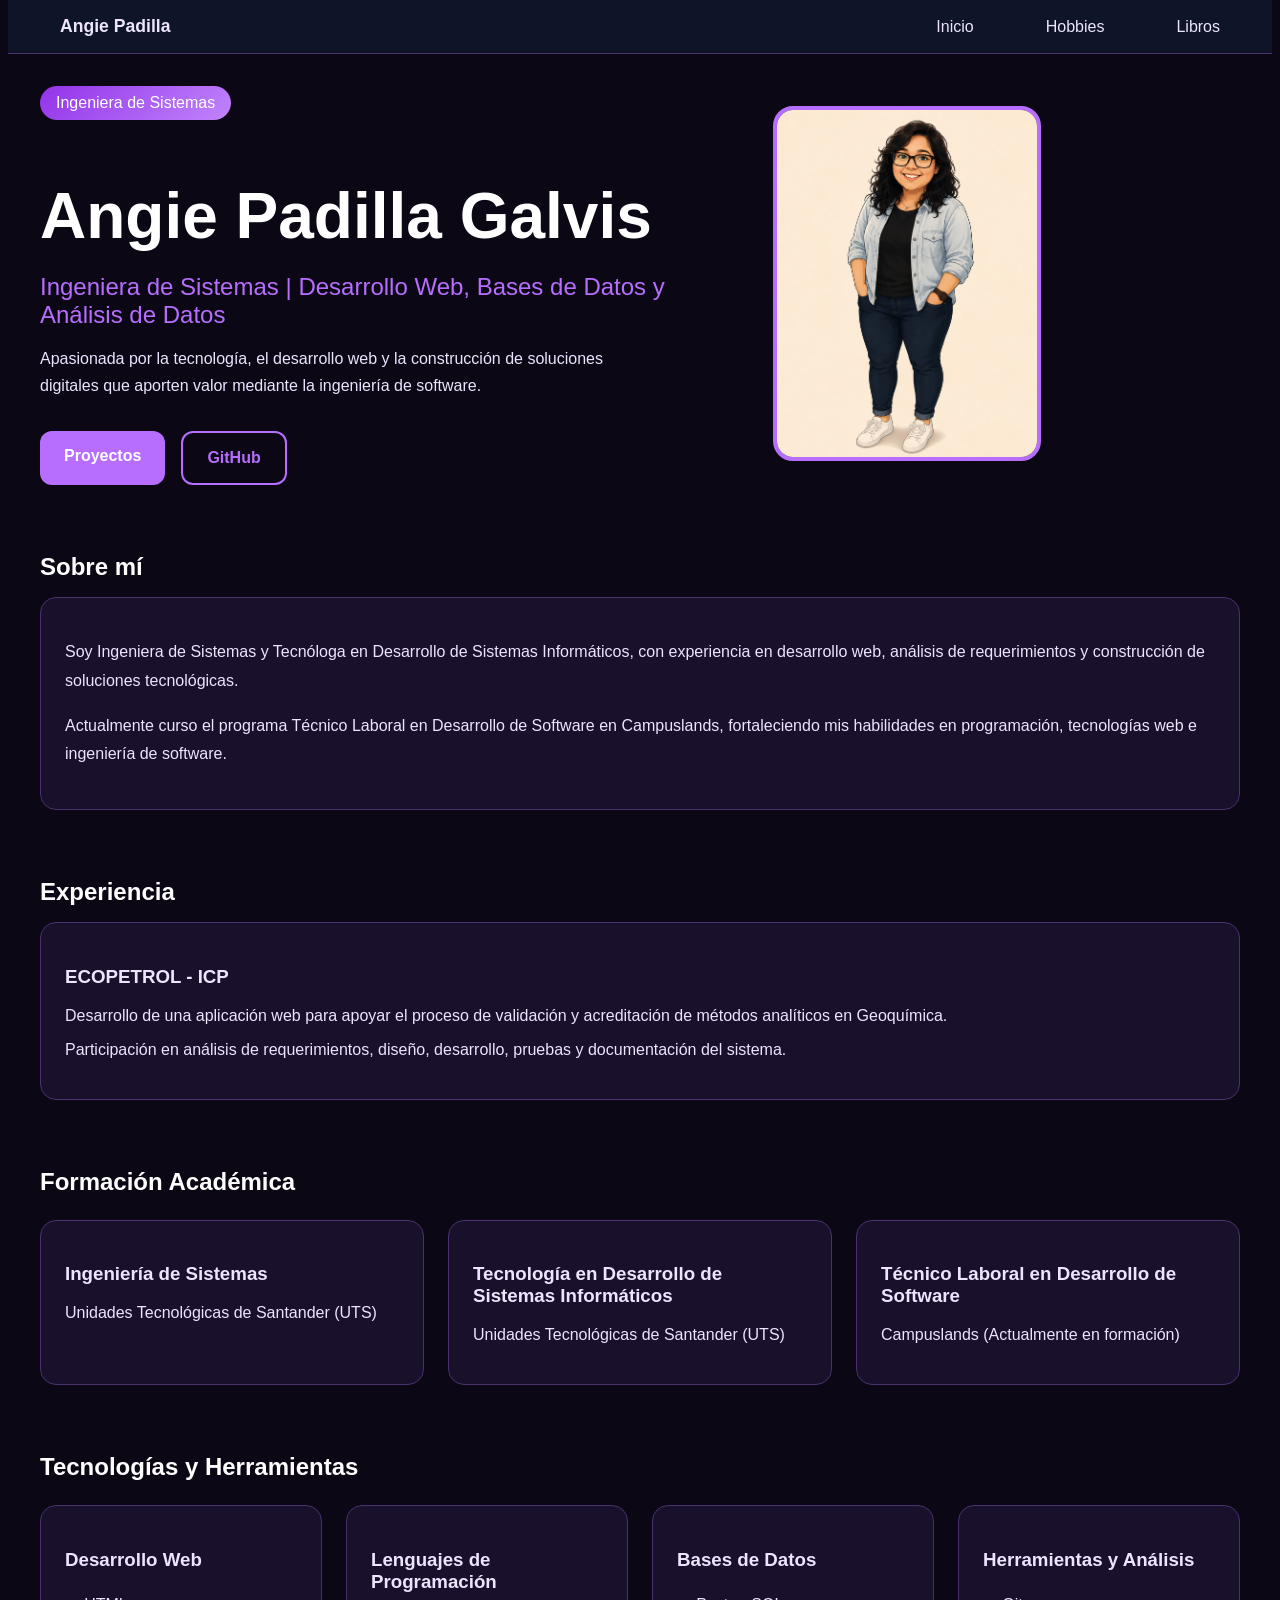
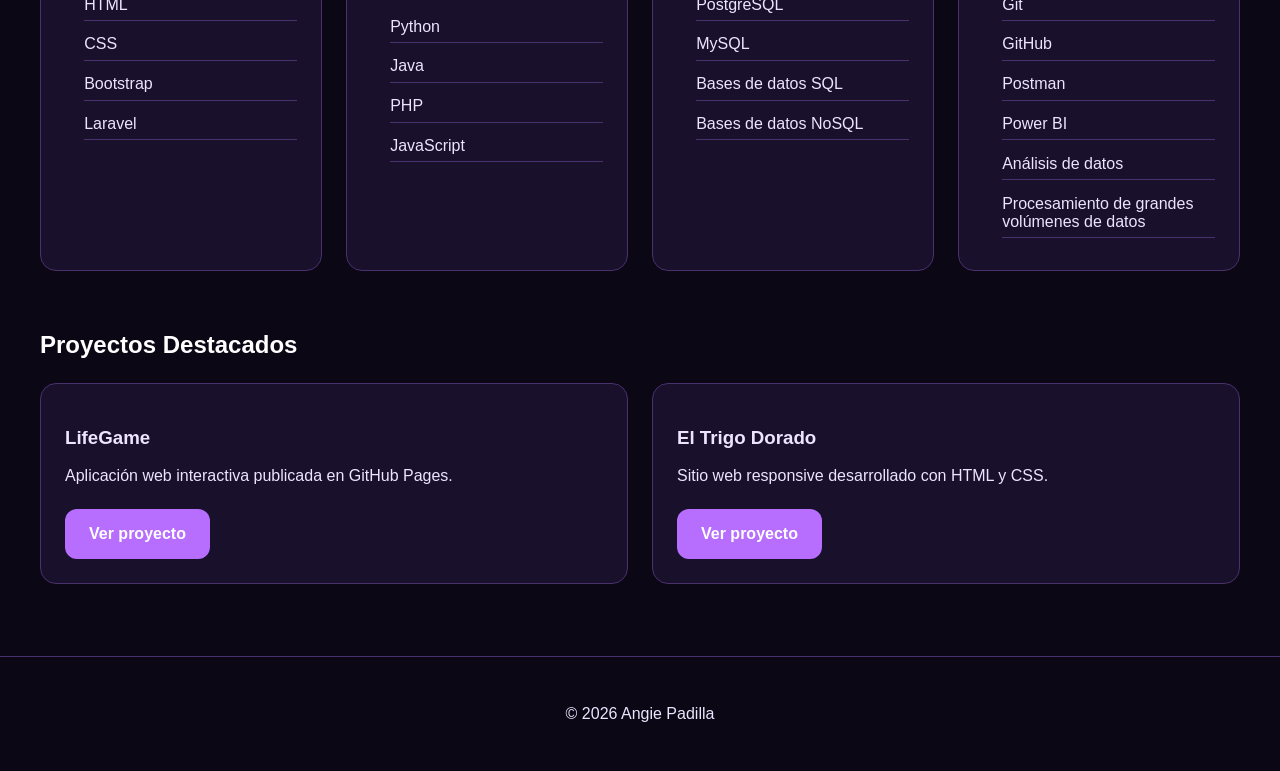
<file: index.html>
<!DOCTYPE html>
<html lang="es">

<head>

    <meta charset="UTF-8">
    <!-- R1 - Viewport para diseño responsive -->
    <meta name="viewport" content="width=device-width, initial-scale=1.0">
    <link rel="icon" type="image/png" href="images/logo.jpg">
    <title>Angie Padilla Galvis | Ingeniera de Sistemas</title>
    <link rel="stylesheet" href="css/styles.css">
</head>

<body>
    <nav class="menu">
        <div class="logo">
            <a href="index.html">Angie Padilla</a>
        </div>
        <!-- R8 - Menú de navegación igual en todas las páginas-->
        <ul>
            <li><a href="index.html">Inicio</a></li>
            <li><a href="views/hobbies.html">Hobbies</a></li>
            <li><a href="views/libros.html">Libros</a></li>
        </ul>
    </nav>

    <header class="hero">

        <div class="hero__contenido">

            <span class="hero__etiqueta">
                Ingeniera de Sistemas
            </span>

            <h1>
                Angie Padilla Galvis
            </h1>

            <h2>
                Ingeniera de Sistemas | Desarrollo Web, Bases de Datos y Análisis de Datos
            </h2>

            <p>
                Apasionada por la tecnología, el desarrollo web y la construcción de
                soluciones digitales que aporten valor mediante la ingeniería de software.
            </p>

            <div class="hero__botones">

                <a href="#proyectos" class="btn btn--primario">Proyectos</a>

                <!-- R10 - Enlace externo -->
                <a href="https://github.com/Angiepad09" target="_blank" class="btn btn--secundario">
                    GitHub
                </a>

            </div>

        </div>

        <div class="hero__imagen">

            <img src="images/avatar.png" alt="Foto profesional de Angie Patricia Padilla">

        </div>

    </header>

    <section class="sobre-mi">

        <h2>Sobre mí</h2>

        <div class="tarjeta">

            <p>
                Soy Ingeniera de Sistemas y Tecnóloga en Desarrollo de Sistemas Informáticos,
                con experiencia en desarrollo web, análisis de requerimientos y construcción
                de soluciones tecnológicas.
            </p>
            <p>
                Actualmente curso el programa Técnico Laboral en Desarrollo de Software en
                Campuslands, fortaleciendo mis habilidades en programación, tecnologías web
                e ingeniería de software.
            </p>

        </div>

    </section>


    <section class="experiencia">

        <h2>Experiencia</h2>

        <article class="tarjeta">

            <h3>ECOPETROL - ICP</h3>

            <p>
                Desarrollo de una aplicación web para apoyar el proceso de
                validación y acreditación de métodos analíticos en Geoquímica.
            </p>

            <p>
                Participación en análisis de requerimientos, diseño,
                desarrollo, pruebas y documentación del sistema.
            </p>

        </article>

    </section>

    <section class="formacion">

        <h2>Formación Académica</h2>

        <div class="tarjetas">

            <article class="tarjeta">

                <h3>Ingeniería de Sistemas</h3>
                <p>Unidades Tecnológicas de Santander (UTS)</p>

            </article>

            <article class="tarjeta">

                <h3>Tecnología en Desarrollo de Sistemas Informáticos</h3>
                <p>Unidades Tecnológicas de Santander (UTS)</p>

            </article>

            <article class="tarjeta">

                <h3>Técnico Laboral en Desarrollo de Software</h3>
                <p>Campuslands (Actualmente en formación)</p>

            </article>

        </div>

    </section>

    <section class="habilidades">

        <h2>Tecnologías y Herramientas</h2>

        <div class="tarjetas">

            <article class="tarjeta">
                <h3>Desarrollo Web</h3>

                <ul>
                    <li>HTML</li>
                    <li>CSS</li>
                    <li>Bootstrap</li>
                    <li>Laravel</li>
                </ul>
            </article>

            <article class="tarjeta">
                <h3>Lenguajes de Programación</h3>

                <ul>
                    <li>Python</li>
                    <li>Java</li>
                    <li>PHP</li>
                    <li>JavaScript</li>
                </ul>
            </article>

            <article class="tarjeta">
                <h3>Bases de Datos</h3>

                <ul>
                    <li>PostgreSQL</li>
                    <li>MySQL</li>
                    <li>Bases de datos SQL</li>
                    <li>Bases de datos NoSQL</li>
                </ul>
            </article>

            <article class="tarjeta">
                <h3>Herramientas y Análisis</h3>

                <ul>
                    <li>Git</li>
                    <li>GitHub</li>
                    <li>Postman</li>
                    <li>Power BI</li>
                    <li>Análisis de datos</li>
                    <li>Procesamiento de grandes volúmenes de datos</li>
                </ul>
            </article>

        </div>

    </section>

    <section id="proyectos" class="proyectos-destacados">

        <h2>Proyectos Destacados</h2>

        <div class="tarjetas">

            <article class="tarjeta">

                <h3>LifeGame</h3>

                <p>
                    Aplicación web interactiva publicada en GitHub Pages.
                </p>
                <!-- R10 - Enlace externo -->
                <a href="https://angiepad09.github.io/lifegame-angie/" target="_blank" class="btn btn--primario">
                    Ver proyecto
                </a>

            </article>

            <article class="tarjeta">

                <h3>El Trigo Dorado</h3>

                <p>
                    Sitio web responsive desarrollado con HTML y CSS.
                </p>
                <!-- R10 - Enlace externo -->
                <a href="https://angiepad09.github.io/Reto1_Html_CSS_Angie/" target="_blank" class="btn btn--primario">
                    Ver proyecto
                </a>

            </article>

        </div>

    </section>

    <footer class="footer">
    <p>© 2026 Angie Padilla</p>
    </footer>

         
</body>

</html>
</file>
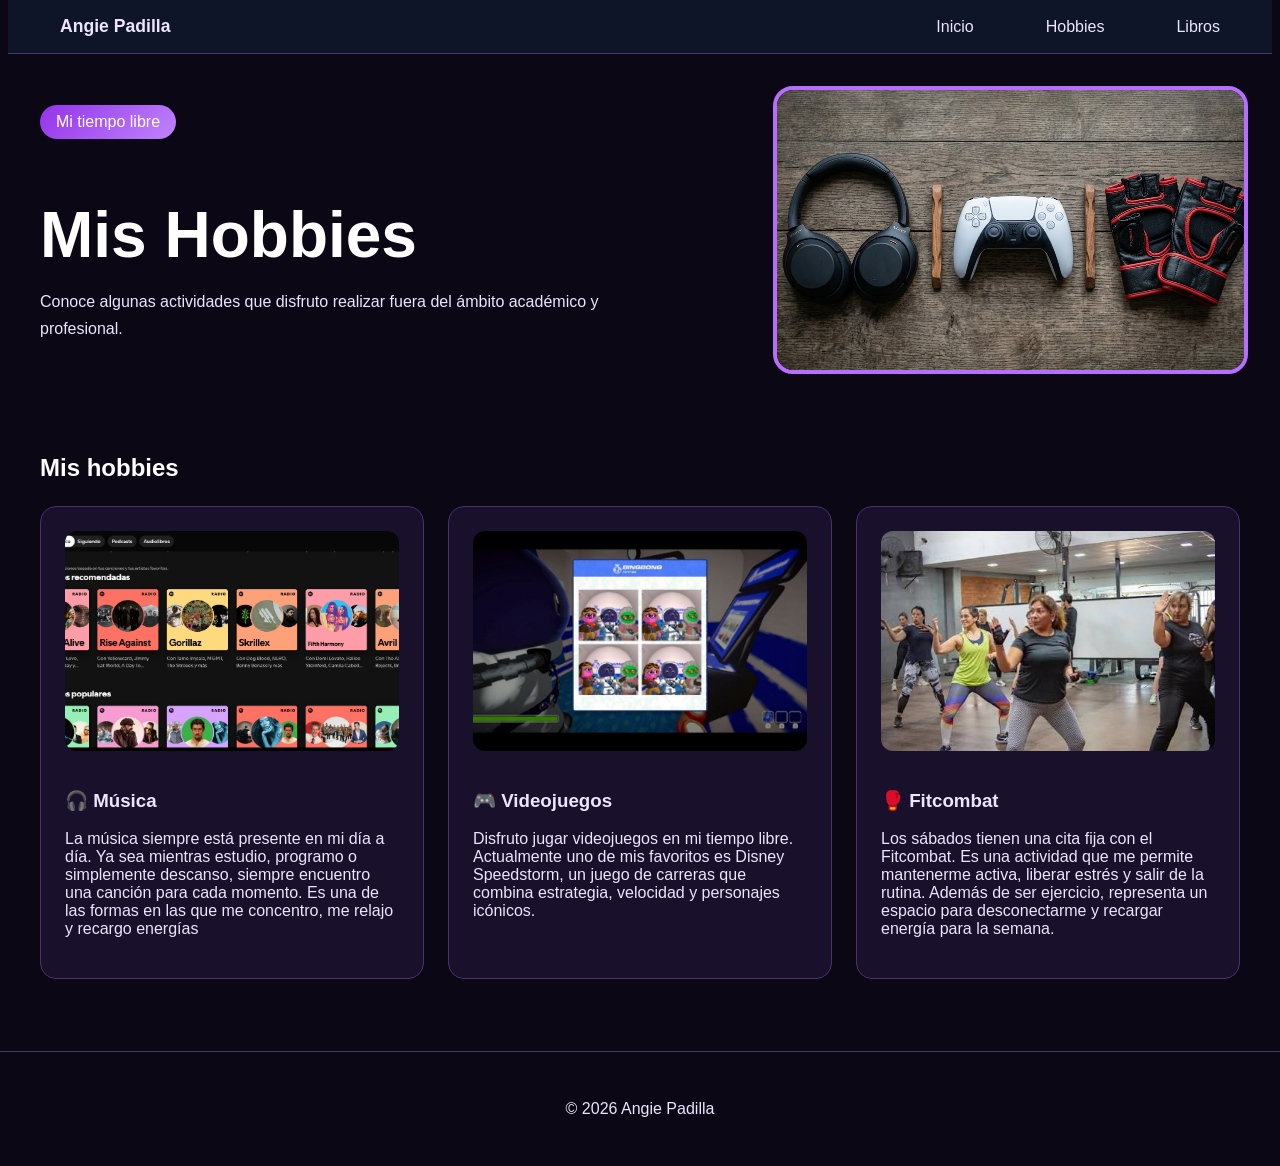
<file: views/hobbies.html>
<!DOCTYPE html>
<html lang="es">

<head>
    <meta charset="UTF-8">
    <!-- R1 - Viewport para diseño responsive -->
    <meta name="viewport" content="width=device-width, initial-scale=1.0">
    <link rel="icon" type="image/png" href="../images/logo.jpg">
    <title>Hobbies | Angie Padilla</title>
    <link rel="stylesheet" href="../css/styles.css">
</head>

<body>

    <nav class="menu">

        <div class="logo">
            <a href="../index.html">Angie Padilla</a>
        </div>
        <!-- R8 - Menú de navegación igual en todas las páginas-->
        <ul>
            <li><a href="../index.html">Inicio</a></li>
            <li><a href="hobbies.html">Hobbies</a></li>
            <li><a href="libros.html">Libros</a></li>
        </ul>

    </nav>

    <header class="hero">

        <div class="hero__contenido">

            <span class="hero__etiqueta">
                Mi tiempo libre
            </span>

            <h1>
                Mis Hobbies
            </h1>

            <p>
                Conoce algunas actividades que disfruto realizar
                fuera del ámbito académico y profesional.
            </p>

        </div>

        <div class="hero__imagen hobbies__imagen">

            <img src="../images/hobbie.jpg" alt="Representación de hobbies y actividades personales">

        </div>

    </header>

    <section>

        <h2>Mis hobbies</h2>

        <div class="tarjetas">

            <article class="tarjeta">
                <img src="../images/musica.jpg" alt="Audífonos y notas musicales">

                <h3>🎧 Música</h3>

                <p>
                    La música siempre está presente en mi día a día. Ya sea mientras
                    estudio, programo o simplemente descanso, siempre encuentro una
                    canción para cada momento. Es una de las formas en las que me
                    concentro, me relajo y recargo energías
                </p>

            </article>

            <article class="tarjeta">
                <img src="../images/Juego.jpg" alt="Videojuegos">

                <h3>🎮 Videojuegos</h3>

                <p>
                    Disfruto jugar videojuegos en mi tiempo libre.
                    Actualmente uno de mis favoritos es Disney
                    Speedstorm, un juego de carreras que combina
                    estrategia, velocidad y personajes icónicos.
                </p>

            </article>

            <article class="tarjeta">
                <img src="../images/eje.jpg" alt="Personas haciendo ejercicio">

                <h3>🥊 Fitcombat</h3>

                <p>
                    Los sábados tienen una cita fija con el Fitcombat. Es una actividad que me permite mantenerme
                    activa, liberar estrés y salir de la rutina. Además de ser ejercicio, representa un espacio para
                    desconectarme y recargar energía para la semana.
                </p>
            </article>

        </div>
    </section>
    <footer class="footer">
        <p>© 2026 Angie Padilla</p>
    </footer>
</body>

</html>
</file>
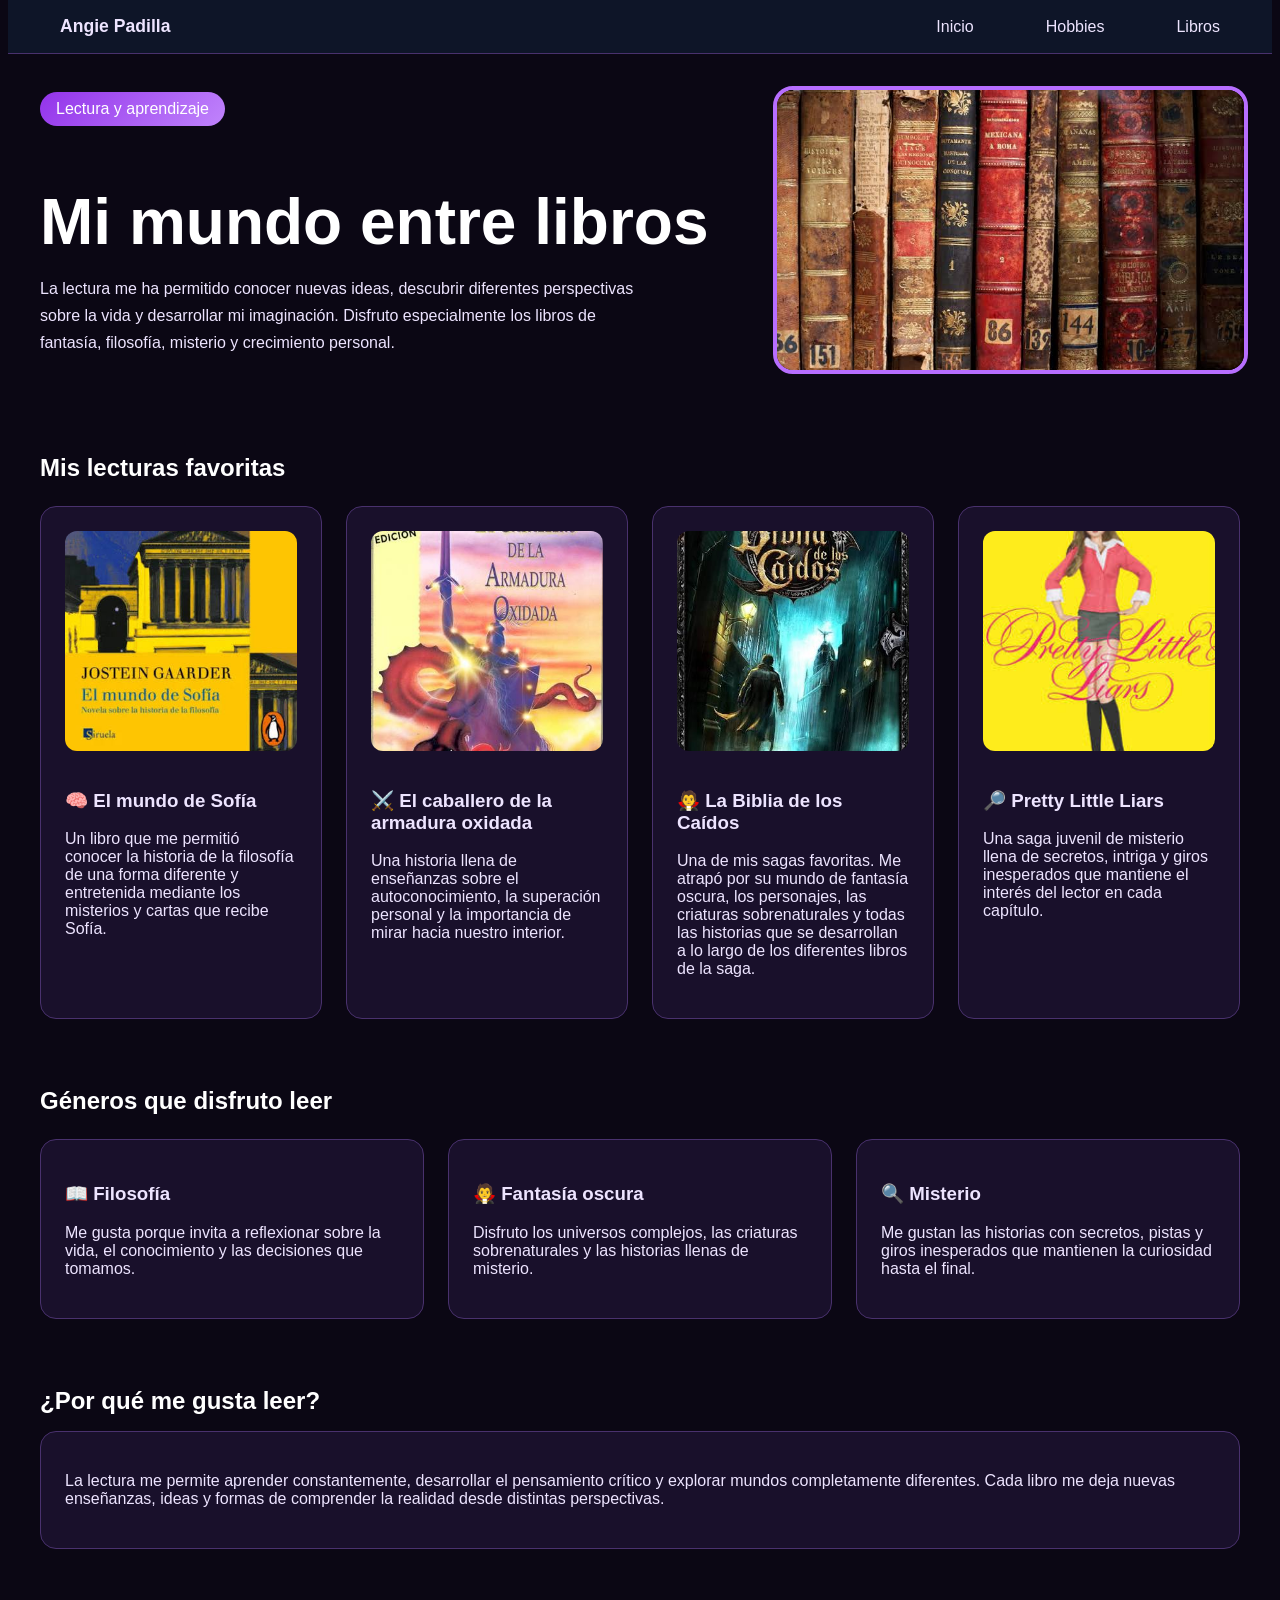
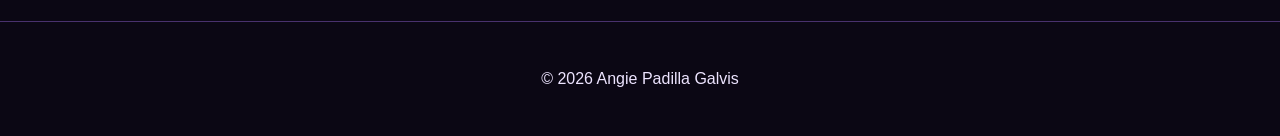
<file: views/libros.html>
<!DOCTYPE html>
<html lang="es">

<head>
    <meta charset="UTF-8">
    <!-- R1 - Viewport para diseño responsive -->
    <meta name="viewport" content="width=device-width, initial-scale=1.0">
    <link rel="icon" type="image/png" href="../images/logo.jpg">
    <title>Libros | Angie Padilla</title>
    <link rel="stylesheet" href="../css/styles.css">
</head>

<body>

    <nav class="menu">

        <div class="logo">
            <a href="../index.html">Angie Padilla</a>
        </div>
        <!-- R8 - Menú de navegación igual en todas las páginas-->
        <ul>
            <li><a href="../index.html">Inicio</a></li>
            <li><a href="hobbies.html">Hobbies</a></li>
            <li><a href="libros.html">Libros</a></li>
        </ul>

    </nav>

    <header class="hero">

        <div class="hero__contenido">

            <span class="hero__etiqueta">
                Lectura y aprendizaje
            </span>

            <h1>
                Mi mundo entre libros
            </h1>

            <p>
                La lectura me ha permitido conocer nuevas ideas, descubrir
                diferentes perspectivas sobre la vida y desarrollar mi imaginación.
                Disfruto especialmente los libros de fantasía, filosofía,
                misterio y crecimiento personal.
            </p>

        </div>

        <div class="hero__imagen hobbies__imagen">

            <img src="../images/libros.jpg" alt="Libros y lectura">

        </div>

    </header>

    <section>

        <h2>Mis lecturas favoritas</h2>

        <div class="tarjetas">

            <article class="tarjeta">
                <img src="../images/sofia.jpg" alt="Portada de El Mundo de Sofía">

                <h3>🧠 El mundo de Sofía</h3>

                <p>
                    Un libro que me permitió conocer la historia de la filosofía
                    de una forma diferente y entretenida mediante los misterios
                    y cartas que recibe Sofía.
                </p>

            </article>

            <article class="tarjeta">
                <img src="../images/caballero.jpg" alt="El caballero de la armadura oxidada">

                <h3>⚔️ El caballero de la armadura oxidada</h3>

                <p>
                    Una historia llena de enseñanzas sobre el autoconocimiento,
                    la superación personal y la importancia de mirar hacia nuestro
                    interior.
                </p>

            </article>

            <article class="tarjeta">
                <img src="../images/caidos.jpg" alt="La Biblia de los Caídos">

                <h3>🧛 La Biblia de los Caídos</h3>

                <p>
                    Una de mis sagas favoritas. Me atrapó por su mundo de fantasía
                    oscura, los personajes, las criaturas sobrenaturales y todas
                    las historias que se desarrollan a lo largo de los diferentes
                    libros de la saga.
                </p>

            </article>

            <article class="tarjeta">

                <img src="../images/PLL.jpg" alt="Pretty Little Liars">

                <h3>🔎 Pretty Little Liars</h3>

                <p>
                    Una saga juvenil de misterio llena de secretos, intriga y giros
                    inesperados que mantiene el interés del lector en cada capítulo.
                </p>

            </article>

        </div>
    </section>

    <section>

        <h2>Géneros que disfruto leer</h2>

        <div class="tarjetas">

            <article class="tarjeta">
                <h3>📖 Filosofía</h3>
                <p>
                    Me gusta porque invita a reflexionar sobre la vida,
                    el conocimiento y las decisiones que tomamos.
                </p>
            </article>

            <article class="tarjeta">
                <h3>🧛 Fantasía oscura</h3>
                <p>
                    Disfruto los universos complejos, las criaturas
                    sobrenaturales y las historias llenas de misterio.
                </p>
            </article>

            <article class="tarjeta">
                <h3>🔍 Misterio</h3>
                <p>
                    Me gustan las historias con secretos, pistas y giros
                    inesperados que mantienen la curiosidad hasta el final.
                </p>
            </article>

        </div>

    </section>

    <section>

        <h2>¿Por qué me gusta leer?</h2>

        <div class="tarjeta">

            <p>
                La lectura me permite aprender constantemente, desarrollar
                el pensamiento crítico y explorar mundos completamente
                diferentes. Cada libro me deja nuevas enseñanzas, ideas
                y formas de comprender la realidad desde distintas
                perspectivas.
            </p>

        </div>

    </section>

    <footer class="footer">

        <p>
            © 2026 Angie Padilla Galvis
        </p>

    </footer>

</body>

</html>
</file>
<file: css/styles.css>
/* R2 - Diseño Mobile First */
/* =============================================== */
/* VARIABLES */
/* =============================================== */

:root {
    --fondo: #0B0714;
    --panel: #19102B;
    --panel-hover: #2D1B4E;

    --texto: #EDE4FF;
    --titulo: #FFFFFF;

    --acento: #B76EFF;
    --acento-hover: #E0B3FF;

    --borde: #49316D;
}

body{
    background:var(--fondo);
    color:var(--texto);
    font-family:'Segoe UI',sans-serif;
    margin:0;
} 
/* ================================================= */
/* R6 - MAX WIDTH Y UNIDADES RELATIVAS */
/* ================================================= */

.hero, .menu, section{
    max-width:1200px;
    margin:auto;
}

section{
    padding:1.5rem;
}

h2{
    margin-bottom:1rem;
    color:var(--titulo);
}

/* ================================================= */
/* R4 - GRID TEMPLATE AREAS */
/* ================================================= */
.hero{
    display:grid;

    grid-template-areas:
    "contenido"
    "imagen";

    gap:2rem;

    min-height:auto;
    align-items:center;

    padding:2rem;
}
.hero__contenido{
    grid-area:contenido;
}


.hero__contenido h1{
    font-size:clamp(2.5rem,5vw,5rem);
    color:var(--titulo);
    margin-bottom:.5rem;
}

.hero__contenido h2{
    color:var(--acento);
    font-weight:500;
    margin-bottom:1rem;
}

.hero__contenido p{
    max-width:600px;
    line-height:1.7;
    
}

.hero__etiqueta{
    display:inline-block;
    background:linear-gradient(
        135deg,
        #9333EA,
        #C084FC
    );

    color:white;

    padding:.5rem 1rem;

    border-radius:999px;

    margin-bottom:1rem;
}

.hero__imagen{
    grid-area:imagen;
}

/* ================================================= */
/* R7 - IMÁGENES RESPONSIVE */
/* ================================================= */

.hero__imagen img{
    width:260px;
    max-width:550px;
    height:auto;
    border-radius:20px;
    border:4px solid var(--acento);
}

.hobbies__imagen img{
    width:100%;
    max-width:500px;
    height:280px;
    object-fit:cover;
}

.hero__botones{
    display:flex;
    gap:1rem;
    flex-wrap:wrap;

    margin-top:2rem;
}
/* ================================================= */
/* MENU */
/* ================================================= */
.menu{
    position:sticky;
    top:0;
    background:rgba(15,23,42,.95);
    backdrop-filter:blur(10px);
    border-bottom:1px solid var(--borde);
    padding:1rem 2rem;
    z-index:100;
    display:flex;
    justify-content:space-between;
    align-items:center;
}

.menu ul{
    display:flex;
    justify-content:center;
    gap:2rem;

    list-style:none;
    margin:0;
    padding:0;
}

.menu a{
    color:var(--texto);

    text-decoration:none;

    padding:.75rem 1.25rem;

    border-radius:10px;

    transition:.3s;
}

.menu a:hover{
    background:var(--acento);
    color:white;
}

.logo{
    color:var(--acento);
    font-weight:bold;
    font-size:1.1rem;
}

/* ================================================= */
/* BOTONES */
/* ================================================= */
.btn{
    display:inline-block;
    padding:1rem 1.5rem;
    text-decoration:none;
    border-radius:12px;
    font-weight:bold;
    transition:.3s;
}

.btn--primario{
    background:var(--acento);
    color:white;
}

.btn--primario:hover{
    background:var(--acento-hover);
}

.btn--secundario{
    border:2px solid var(--acento);
    color:var(--acento);
}

.btn--secundario:hover{
    background:var(--acento);
    color:white;
}


/* ================================================= */
/* TARJETAS */
/* ================================================= */
.tarjeta{
    background:var(--panel);
    border:1px solid var(--borde);
    border-radius:16px;
    padding:1.5rem;
    transition:.3s;
    opacity:0;
    transform:translateY(30px);
    animation:aparecer .8s forwards;
}

.tarjeta:nth-child(2){
    animation-delay:.2s;
}

.tarjeta:nth-child(3){
    animation-delay:.4s;
}

@keyframes aparecer{
    to{
        opacity:1;
        transform:translateY(0);
    }
}

.tarjeta:hover{
    transform:translateY(-8px);

    background:var(--panel-hover);

    box-shadow:0 15px 35px rgba(0,0,0,.25);
}

.tarjeta ul{
    list-style:none;
    margin:0;
    padding-left:1.2rem;
}

.tarjeta li{
    padding:.4rem 0;
    border-bottom:1px solid var(--borde);
    margin-bottom:.5rem;
}

.tarjeta img{
    width:100%;
    height:220px;
    object-fit:cover;
    border-radius:12px;
    margin-bottom:1rem;
}

/* ================================================= */
/* R5 - TARJETAS CON AUTO-FIT Y MINMAX */
/* ================================================= */

.tarjetas{
    display:grid;
    grid-template-columns:repeat(auto-fit,minmax(250px,1fr));
    gap:1.5rem;
    margin-top:1.5rem;
}

/* ================================================= */
/* SOBRE MI */
/* ================================================= */
.sobre-mi{
    max-width:1200px;
    padding-top:1rem;
}

.sobre-mi .tarjeta{
    max-width:1200px;
}

.sobre-mi p{
    line-height:1.8;
    margin-bottom:1rem;
}

.sobre-mi__contenido{
    display:grid;
    grid-template-columns:
    repeat(auto-fit,minmax(300px,1fr));

    gap:1.5rem;
}

.footer{
    text-align:center;
    padding:2rem;
    border-top:1px solid var(--borde);
    margin-top:3rem;
}

/* ================================================= */
/* PROYECTOS */
/* ================================================= */

.proyectos-destacados{
    padding-top:1rem;
}

.proyectos-destacados .tarjeta p{
    margin-bottom:1.5rem;
}

/* ================================================= */
/* R3 - BREAKPOINT 600PX Y 1024PX*/
/* ================================================= */

@media (min-width:600px){

    .menu ul{
        justify-content:center;
    }

}

@media (min-width:1024px){

    .hero{

        grid-template-areas:
        "contenido imagen";

        grid-template-columns:
        1.5fr 1fr;

    }

}
</file>
